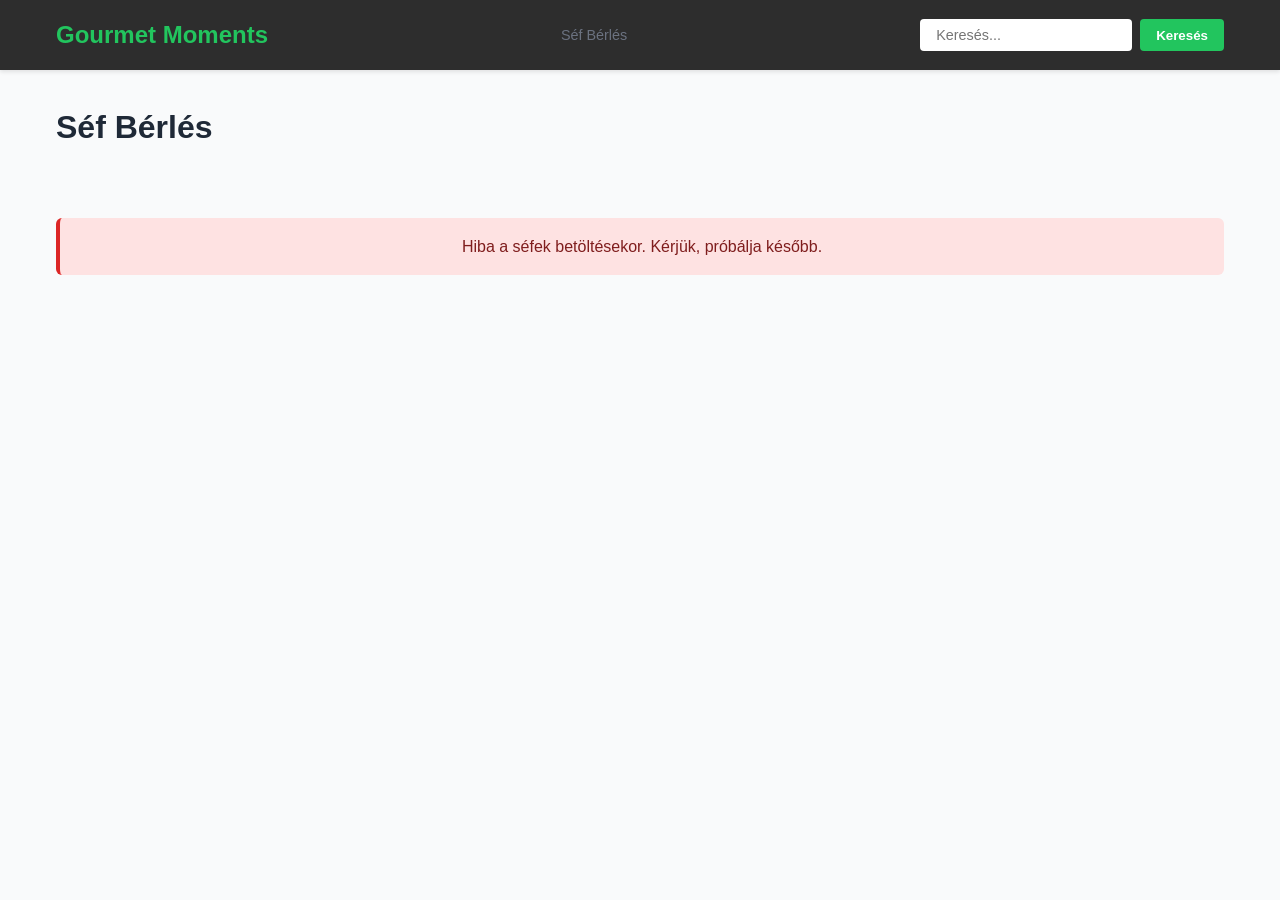
<file: index.html>
<!DOCTYPE html>
<html lang="hu">
<head>
    <meta charset="UTF-8">
    <meta name="viewport" content="width=device-width, initial-scale=1.0">
    <title>Séf Bérlés - Gourmet Moments</title>
    <link rel="stylesheet" href="styles.css">
</head>
<body>
    <!-- Header -->
    <header class="header">
        <div class="header-content">
            <h1 class="logo">Gourmet Moments</h1>
            <span class="subtitle">Séf Bérlés</span>
            <div class="search-container">
                <input 
                    type="text" 
                    id="searchInput" 
                    class="search-input" 
                    placeholder="Keresés..."
                    aria-label="Séfek keresése"
                >
                <button class="search-btn">Keresés</button>
            </div>
        </div>
    </header>

    <!-- Main Content -->
    <main class="container">
        <h1 class="page-title">Séf Bérlés</h1>

        <!-- Alert Messages -->
        <div id="alertContainer" class="alert-container"></div>

        <!-- Chefs List -->
        <div id="chefsList" class="chefs-grid">
            <!-- Dinamikusan töltendő -->
        </div>

        <!-- Loading Spinner -->
        <div id="loadingSpinner" class="loading-spinner hidden">
            <p>Séfek betöltése...</p>
        </div>

        <!-- Error Message -->
        <div id="errorMessage" class="error-message hidden">
            <p>Hiba a séfek betöltésekor. Kérjük, próbálja később.</p>
        </div>
    </main>

    <!-- Rental Modal -->
    <div id="rentalModal" class="modal hidden">
        <div class="modal-content">
            <button class="modal-close">&times;</button>
            <h2 id="modalTitle">Séf Bérlés</h2>
            
            <form id="rentalForm" class="rental-form">
                <div class="form-group">
                    <label for="chefName">Séf:</label>
                    <p id="chefName" class="info-text"></p>
                </div>

                <div class="form-group">
                    <label for="chefCuisine">Konyha típus:</label>
                    <p id="chefCuisine" class="info-text"></p>
                </div>

                <div class="form-group">
                    <label for="pricePerDay">Ár/nap:</label>
                    <p id="pricePerDay" class="info-text"></p>
                </div>

                <div class="form-group">
                    <label for="startDate">Kezdési dátum:</label>
                    <input 
                        type="date" 
                        id="startDate" 
                        class="form-input" 
                        required
                        aria-label="Bérlés kezdési dátuma"
                    >
                </div>

                <div class="form-group">
                    <label for="endDate">Befejezési dátum:</label>
                    <input 
                        type="date" 
                        id="endDate" 
                        class="form-input" 
                        required
                        aria-label="Bérlés befejezési dátuma"
                    >
                </div>

                <div class="form-group">
                    <label>Bérlési időtartam:</label>
                    <p id="rentalDays" class="info-text">- nap</p>
                </div>

                <div class="form-group">
                    <label>Összesen:</label>
                    <p id="totalPrice" class="info-text total-price">0 €</p>
                </div>

                <button type="submit" class="btn btn-submit" id="submitBtn">Bérlés Megerősítése</button>
                <button type="button" class="btn btn-cancel" id="cancelBtn">Mégse</button>
            </form>
        </div>
    </div>

    <script src="js/api.js"></script>
    <script src="js/ui.js"></script>
    <script src="js/calendar.js"></script>
    <script src="js/main.js"></script>
</body>
</html>
</file>
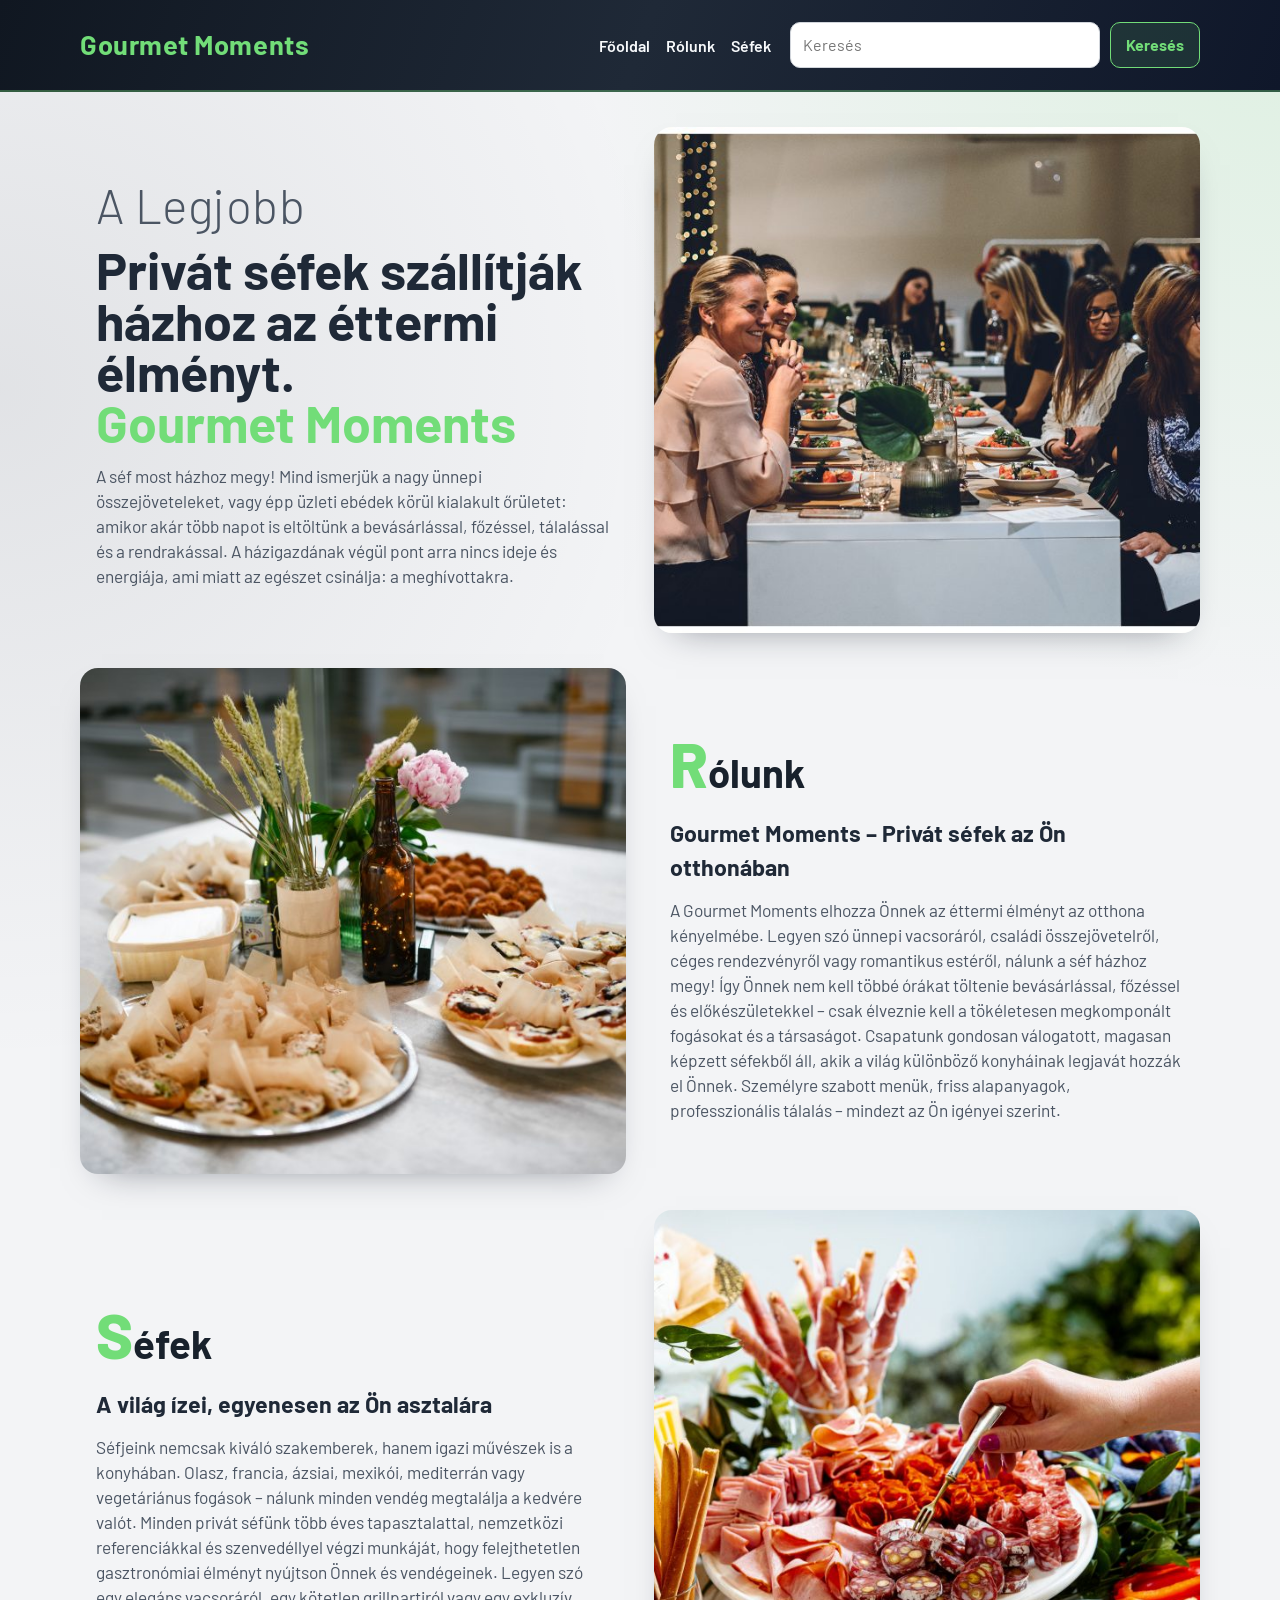
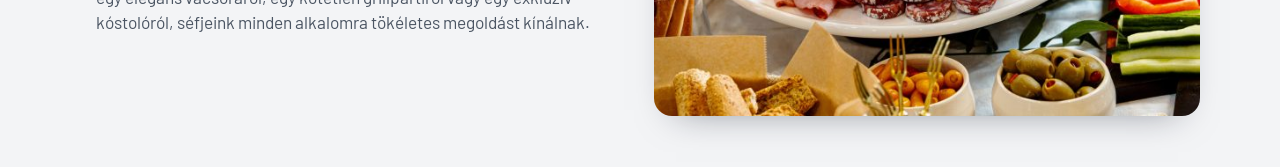
<file: harmadikfeladat/index.html>
<!DOCTYPE html>
<html lang="hu">
<head>
  <meta charset="UTF-8" />
  <meta name="viewport" content="width=device-width, initial-scale=1.0" />
  <meta name="description" content="Gourmet Moments - Privát séf bérlési rendszer" />
  <title>Gourmet Moments | Séf Bérlési Rendszer</title>
  <link rel="preconnect" href="https://fonts.googleapis.com" />
  <link rel="preconnect" href="https://fonts.gstatic.com" crossorigin />
  <link href="https://fonts.googleapis.com/css2?family=Barlow:wght@400;500;600;700;800&display=swap" rel="stylesheet" />
  <link rel="stylesheet" href="styles.css" />
</head>
<body>
  <header class="site-header">
    <nav class="navbar container" aria-label="Fő navigáció">
      <a class="brand" href="#fooldal">Gourmet Moments</a>

      <button class="menu-toggle" type="button" aria-expanded="false" aria-controls="menu-panel" aria-label="Menü megnyitása">
        <span></span>
        <span></span>
        <span></span>
      </button>

      <div class="menu-panel" id="menu-panel">
        <ul class="menu-links">
          <li><a href="#fooldal">Főoldal</a></li>
          <li><a href="#rolunk">Rólunk</a></li>
          <li><a href="#sefek">Séfek</a></li>
        </ul>

        <form class="search-form" role="search" aria-label="Keresés">
          <label for="site-search" class="visually-hidden">Keresés</label>
          <input id="site-search" name="q" type="search" placeholder="Keresés" />
          <button type="submit">Keresés</button>
        </form>
      </div>
    </nav>
  </header>

  <main id="fooldal" class="container content-grid">
    <section class="content-row hero-row">
      <article class="text-card">
        <p class="eyebrow">A Legjobb</p>
        <h1>Privát séfek szállítják házhoz az éttermi élményt.<span>Gourmet Moments</span></h1>
        <p>
          A séf most házhoz megy! Mind ismerjük a nagy ünnepi összejöveteleket, vagy épp üzleti
          ebédek körül kialakult őrületet: amikor akár több napot is eltöltünk a bevásárlással,
          főzéssel, tálalással és a rendrakással. A házigazdának végül pont arra nincs ideje és
          energiája, ami miatt az egészet csinálja: a meghívottakra.
        </p>
      </article>
      <figure class="image-card">
        <img src="voucher.jpg" alt="Vacsoraasztal privát séf által készített fogásokkal" />
      </figure>
    </section>

    <section class="content-row" id="rolunk">
      <figure class="image-card">
        <img src="catering.jpg" alt="Gourmet catering előételek és tálalás" />
      </figure>
      <article class="text-card">
        <h2>Rólunk</h2>
        <h3>Gourmet Moments – Privát séfek az Ön otthonában</h3>
        <p>
          A Gourmet Moments elhozza Önnek az éttermi élményt az otthona kényelmébe. Legyen szó ünnepi
          vacsoráról, családi összejövetelről, céges rendezvényről vagy romantikus estéről, nálunk a
          séf házhoz megy! Így Önnek nem kell többé órákat töltenie bevásárlással, főzéssel és
          előkészületekkel – csak élveznie kell a tökéletesen megkomponált fogásokat és a társaságot.
          Csapatunk gondosan válogatott, magasan képzett séfekből áll, akik a világ különböző
          konyháinak legjavát hozzák el Önnek. Személyre szabott menük, friss alapanyagok,
          professzionális tálalás – mindezt az Ön igényei szerint.
        </p>
      </article>
    </section>

    <section class="content-row" id="sefek">
      <article class="text-card">
        <h2>Séfek</h2>
        <h3>A világ ízei, egyenesen az Ön asztalára</h3>
        <p>
          Séfjeink nemcsak kiváló szakemberek, hanem igazi művészek is a konyhában. Olasz, francia,
          ázsiai, mexikói, mediterrán vagy vegetáriánus fogások – nálunk minden vendég megtalálja a
          kedvére valót. Minden privát séfünk több éves tapasztalattal, nemzetközi referenciákkal és
          szenvedéllyel végzi munkáját, hogy felejthetetlen gasztronómiai élményt nyújtson Önnek és
          vendégeinek. Legyen szó egy elegáns vacsoráról, egy kötetlen grillpartiról vagy egy exkluzív
          kóstolóról, séfjeink minden alkalomra tökéletes megoldást kínálnak.
        </p>
      </article>
      <figure class="image-card">
        <img src="grazing.jpg" alt="Gazdag hidegtál válogatás" />
      </figure>
    </section>
  </main>

  <script src="script.js"></script>
</body>
</html>
</file>
<file: styles.css>
/* ===== GLOBAL STYLES ===== */
* {
    margin: 0;
    padding: 0;
    box-sizing: border-box;
}

:root {
    --primary-color: #22c55e;
    --primary-dark: #16a34a;
    --primary-light: #dcfce7;
    --success-color: #86efac;
    --error-color: #fca5a5;
    --error-bg: #fee2e2;
    --text-dark: #1f2937;
    --text-light: #6b7280;
    --border-color: #e5e7eb;
    --bg-light: #f9fafb;
    --header-bg: #2d2d2d;
    --header-text: #ffffff;
}

html, body {
    height: 100%;
}

body {
    font-family: 'Segoe UI', Tahoma, Geneva, Verdana, sans-serif;
    background-color: var(--bg-light);
    color: var(--text-dark);
    line-height: 1.6;
}

/* ===== HEADER ===== */
.header {
    background-color: var(--header-bg);
    color: var(--header-text);
    padding: 1rem 0;
    box-shadow: 0 2px 4px rgba(0, 0, 0, 0.1);
}

.header-content {
    max-width: 1200px;
    margin: 0 auto;
    padding: 0 1rem;
    display: flex;
    justify-content: space-between;
    align-items: center;
    gap: 2rem;
}

.logo {
    font-size: 1.5rem;
    font-weight: 700;
    color: var(--primary-color);
}

.subtitle {
    font-size: 0.9rem;
    color: var(--text-light);
}

.search-container {
    display: flex;
    gap: 0.5rem;
}

.search-input {
    padding: 0.5rem 1rem;
    border: none;
    border-radius: 4px;
    font-size: 0.9rem;
    min-width: 150px;
}

.search-btn {
    padding: 0.5rem 1rem;
    background-color: var(--primary-color);
    color: white;
    border: none;
    border-radius: 4px;
    cursor: pointer;
    font-weight: 600;
    transition: background-color 0.3s ease;
}

.search-btn:hover {
    background-color: var(--primary-dark);
}

/* ===== MAIN CONTAINER ===== */
.container {
    max-width: 1200px;
    margin: 0 auto;
    padding: 2rem 1rem;
}

.page-title {
    font-size: 2rem;
    font-weight: 700;
    color: var(--text-dark);
    margin-bottom: 2rem;
}

/* ===== ALERT MESSAGES ===== */
.alert-container {
    margin-bottom: 2rem;
}

.alert {
    padding: 1rem;
    border-radius: 6px;
    margin-bottom: 1rem;
    display: flex;
    justify-content: space-between;
    align-items: center;
    animation: slideIn 0.3s ease;
}

@keyframes slideIn {
    from {
        opacity: 0;
        transform: translateY(-10px);
    }
    to {
        opacity: 1;
        transform: translateY(0);
    }
}

.alert-success {
    background-color: var(--primary-light);
    color: #166534;
    border-left: 4px solid var(--primary-color);
}

.alert-error {
    background-color: var(--error-bg);
    color: #7f1d1d;
    border-left: 4px solid #dc2626;
}

.alert-close {
    background: none;
    border: none;
    cursor: pointer;
    font-size: 1.5rem;
    color: inherit;
}

/* ===== CHEFS GRID ===== */
.chefs-grid {
    display: grid;
    grid-template-columns: repeat(auto-fill, minmax(300px, 1fr));
    gap: 2rem;
    margin-bottom: 2rem;
}

.chef-card {
    background: white;
    border-radius: 8px;
    padding: 1.5rem;
    box-shadow: 0 1px 3px rgba(0, 0, 0, 0.1);
    transition: box-shadow 0.3s ease, transform 0.3s ease, background-color 0.3s ease;
    cursor: pointer;
    border: 2px solid transparent;
}

.chef-card:hover {
    box-shadow: 0 4px 16px rgba(0, 0, 0, 0.15);
    transform: translateY(-4px);
    border-color: var(--primary-color);
    background-color: #fafafa;
}

.chef-card:active {
    transform: translateY(-2px);
}

.chef-header {
    display: flex;
    justify-content: space-between;
    align-items: flex-start;
    margin-bottom: 1rem;
}

.chef-name {
    font-size: 1.25rem;
    font-weight: 700;
    color: var(--text-dark);
}

.chef-cuisine {
    font-size: 0.85rem;
    color: var(--text-light);
    background-color: var(--primary-light);
    padding: 0.25rem 0.75rem;
    border-radius: 12px;
}

.chef-prices {
    display: flex;
    justify-content: space-between;
    margin-bottom: 1rem;
    font-size: 0.95rem;
}

.price-item {
    display: flex;
    flex-direction: column;
}

.price-label {
    color: var(--text-light);
    font-size: 0.8rem;
}

.price-value {
    font-weight: 600;
    color: var(--text-dark);
}

.btn {
    padding: 0.75rem 1.5rem;
    border: none;
    border-radius: 4px;
    font-size: 0.95rem;
    font-weight: 600;
    cursor: pointer;
    transition: background-color 0.3s ease, box-shadow 0.3s ease, transform 0.2s ease;
    width: 100%;
    text-align: center;
}

.btn:active {
    transform: scale(0.98);
}

.btn:disabled {
    opacity: 0.6;
    cursor: not-allowed;
}

.btn-rent {
    background-color: var(--primary-color);
    color: white;
}

.btn-rent:hover {
    background-color: var(--primary-dark);
    box-shadow: 0 2px 8px rgba(34, 197, 94, 0.3);
}

.btn-submit {
    background-color: var(--primary-color);
    color: white;
    margin-top: 1rem;
}

.btn-submit:hover {
    background-color: var(--primary-dark);
    box-shadow: 0 2px 8px rgba(34, 197, 94, 0.3);
}

.btn-cancel {
    background-color: var(--border-color);
    color: var(--text-dark);
    margin-top: 0.5rem;
}

.btn-cancel:hover {
    background-color: #d1d5db;
}

/* ===== MODAL ===== */
.modal {
    position: fixed;
    top: 0;
    left: 0;
    width: 100%;
    height: 100%;
    background-color: rgba(0, 0, 0, 0.5);
    display: flex;
    justify-content: center;
    align-items: center;
    z-index: 1000;
    animation: fadeIn 0.3s ease;
}

@keyframes fadeIn {
    from {
        opacity: 0;
    }
    to {
        opacity: 1;
    }
}

.modal.hidden {
    display: none;
}

.modal-content {
    background: white;
    padding: 2rem;
    border-radius: 8px;
    box-shadow: 0 10px 40px rgba(0, 0, 0, 0.2);
    max-width: 500px;
    width: 90%;
    max-height: 90vh;
    overflow-y: auto;
    position: relative;
}

.modal-close {
    position: absolute;
    top: 1rem;
    right: 1rem;
    background: none;
    border: none;
    font-size: 2rem;
    cursor: pointer;
    color: var(--text-light);
    transition: color 0.3s ease;
}

.modal-close:hover {
    color: var(--text-dark);
}

.modal-content h2 {
    margin-bottom: 1.5rem;
    font-size: 1.5rem;
}

/* ===== FORM ===== */
.rental-form {
    display: flex;
    flex-direction: column;
    gap: 1rem;
}

.form-group {
    display: flex;
    flex-direction: column;
}

.form-group label {
    font-weight: 600;
    color: var(--text-dark);
    margin-bottom: 0.5rem;
    font-size: 0.95rem;
}

.form-input {
    padding: 0.75rem;
    border: 1px solid var(--border-color);
    border-radius: 4px;
    font-size: 0.95rem;
    transition: border-color 0.3s ease;
}

.form-input:focus {
    outline: none;
    border-color: var(--primary-color);
    box-shadow: 0 0 0 3px rgba(34, 197, 94, 0.1);
}

.info-text {
    font-size: 0.95rem;
    color: var(--text-dark);
}

.total-price {
    font-size: 1.25rem;
    font-weight: 700;
    color: var(--primary-color);
}

/* ===== LOADING & ERROR ===== */
.loading-spinner {
    text-align: center;
    padding: 2rem;
    font-size: 1.1rem;
    color: var(--text-light);
}

.error-message {
    background-color: var(--error-bg);
    color: #7f1d1d;
    padding: 1rem;
    border-radius: 6px;
    border-left: 4px solid #dc2626;
    text-align: center;
}

.hidden {
    display: none !important;
}

/* ===== RESPONSIVE ===== */
@media (max-width: 768px) {
    .header-content {
        flex-direction: column;
        gap: 1rem;
    }

    .search-container {
        width: 100%;
    }

    .search-input {
        flex: 1;
    }

    .chefs-grid {
        grid-template-columns: 1fr;
        gap: 1.5rem;
    }

    .page-title {
        font-size: 1.5rem;
    }

    .modal-content {
        width: 95%;
        padding: 1.5rem;
    }
}

@media (max-width: 480px) {
    .header-content {
        padding: 0 0.5rem;
    }

    .logo {
        font-size: 1.25rem;
    }

    .page-title {
        font-size: 1.25rem;
    }

    .search-container {
        flex-direction: column;
    }

    .search-btn {
        width: 100%;
    }
}
</file>
<file: harmadikfeladat/styles.css>
:root {
  --brand-green: rgb(114, 221, 120);
  --bg: #f3f4f6;
  --surface: #ffffff;
  --ink: #1f2937;
  --muted: #4b5563;
  --dark: #111827;
  --radius: 18px;
  --shadow: 0 16px 35px -22px rgba(17, 24, 39, 0.5);
}

* {
  box-sizing: border-box;
}

html,
body {
  margin: 0;
  padding: 0;
}

body {
  font-family: "Barlow", sans-serif;
  color: var(--ink);
  background:
    radial-gradient(circle at 100% 0%, rgba(114, 221, 120, 0.16), transparent 32%),
    radial-gradient(circle at 0% 22%, rgba(17, 24, 39, 0.08), transparent 36%),
    var(--bg);
  line-height: 1.45;
}

img {
  display: block;
  width: 100%;
  height: auto;
  object-fit: cover;
}

.container {
  width: min(1120px, calc(100% - 2.4rem));
  margin: 0 auto;
}

.site-header {
  position: sticky;
  top: 0;
  z-index: 30;
  background: linear-gradient(110deg, #101721 0%, #1f2937 50%, #0f172a 100%);
  border-bottom: 2px solid rgba(114, 221, 120, 0.35);
}

.navbar {
  display: flex;
  align-items: center;
  justify-content: space-between;
  gap: 1rem;
  min-height: 76px;
}

.brand {
  color: var(--brand-green);
  font-size: clamp(1.25rem, 2.5vw, 1.7rem);
  font-weight: 700;
  text-decoration: none;
  letter-spacing: 0.02em;
}

.menu-toggle {
  border: 1px solid rgba(114, 221, 120, 0.5);
  border-radius: 12px;
  background: transparent;
  width: 46px;
  height: 46px;
  display: grid;
  place-content: center;
  gap: 5px;
  padding: 0;
  cursor: pointer;
}

.menu-toggle span {
  width: 22px;
  height: 2px;
  background: #e5e7eb;
  transition: transform 0.25s ease, opacity 0.25s ease;
}

.menu-panel {
  position: absolute;
  top: 76px;
  left: 0;
  right: 0;
  background: #111827;
  border-bottom: 1px solid rgba(114, 221, 120, 0.3);
  box-shadow: var(--shadow);
  padding: 0 1.2rem;
  max-height: 0;
  opacity: 0;
  overflow: hidden;
  pointer-events: none;
  transition: max-height 0.35s ease, opacity 0.35s ease;
}

.menu-panel.open {
  padding: 1rem 1.2rem 1.3rem;
  max-height: 380px;
  opacity: 1;
  pointer-events: auto;
}

.menu-links {
  list-style: none;
  margin: 0;
  padding: 0;
  display: grid;
  gap: 0.5rem;
}

.menu-links a {
  color: #f9fafb;
  font-weight: 600;
  text-decoration: none;
  padding: 0.35rem 0;
}

.menu-links a:hover,
.menu-links a:focus-visible {
  color: var(--brand-green);
}

.search-form {
  margin-top: 0.75rem;
  display: flex;
  gap: 0.6rem;
}

.search-form input {
  flex: 1;
  min-width: 0;
  border: 1px solid #d1d5db;
  border-radius: 10px;
  padding: 0.65rem 0.75rem;
  font: inherit;
}

.search-form button {
  border: 1px solid var(--brand-green);
  background: rgba(114, 221, 120, 0.12);
  color: var(--brand-green);
  border-radius: 10px;
  padding: 0.65rem 0.95rem;
  font: inherit;
  font-weight: 700;
  cursor: pointer;
}

.search-form button:hover,
.search-form button:focus-visible {
  background: var(--brand-green);
  color: #111827;
}

.content-grid {
  display: grid;
  gap: 2.2rem;
  padding: 2.2rem 0 3.2rem;
}

.content-row {
  display: grid;
  gap: 1.2rem;
}

.text-card,
.image-card {
  margin: 0;
}

.text-card {
  padding: 0.8rem 0.1rem;
}

.eyebrow {
  margin: 0;
  font-size: clamp(1.9rem, 6vw, 3rem);
  color: #4b5563;
  font-weight: 300;
  letter-spacing: 0.01em;
}

h1 {
  margin: 0.2rem 0 1rem;
  font-size: clamp(1.8rem, 6.6vw, 3.25rem);
  line-height: 0.98;
  max-width: 18ch;
}

h1 span {
  display: block;
  color: var(--brand-green);
}

h2 {
  margin: 0 0 0.5rem;
  color: #18212c;
  font-size: clamp(1.6rem, 4.3vw, 2.5rem);
}

h2::first-letter {
  color: var(--brand-green);
  font-size: 1.55em;
  font-weight: 800;
}

h3 {
  margin: 0 0 0.85rem;
  font-size: clamp(1.1rem, 2.8vw, 1.45rem);
}

p {
  margin: 0;
  color: var(--muted);
  font-size: clamp(1rem, 2.3vw, 1.08rem);
}

.image-card {
  border-radius: var(--radius);
  overflow: hidden;
  box-shadow: var(--shadow);
}

.visually-hidden {
  position: absolute;
  width: 1px;
  height: 1px;
  padding: 0;
  margin: -1px;
  overflow: hidden;
  clip: rect(0, 0, 0, 0);
  border: 0;
}

@media (min-width: 768px) {
  .content-row {
    grid-template-columns: repeat(2, minmax(0, 1fr));
    align-items: center;
    gap: 1.8rem;
  }

  .content-row .text-card {
    padding: 1rem;
  }
}

@media (min-width: 992px) {
  .navbar {
    min-height: 90px;
  }

  .menu-toggle {
    display: none;
  }

  .menu-panel {
    position: static;
    opacity: 1;
    max-height: none;
    overflow: visible;
    pointer-events: auto;
    background: transparent;
    box-shadow: none;
    border: 0;
    padding: 0;
    display: flex;
    align-items: center;
    justify-content: flex-end;
    gap: 1.2rem;
    flex: 1;
  }

  .menu-links {
    display: flex;
    gap: 1rem;
  }

  .menu-links a {
    color: #f8fafc;
    border-bottom: 2px solid transparent;
  }

  .menu-links a:hover,
  .menu-links a:focus-visible {
    border-bottom-color: var(--brand-green);
  }

  .search-form {
    margin-top: 0;
    width: min(410px, 100%);
  }
}
</file>
